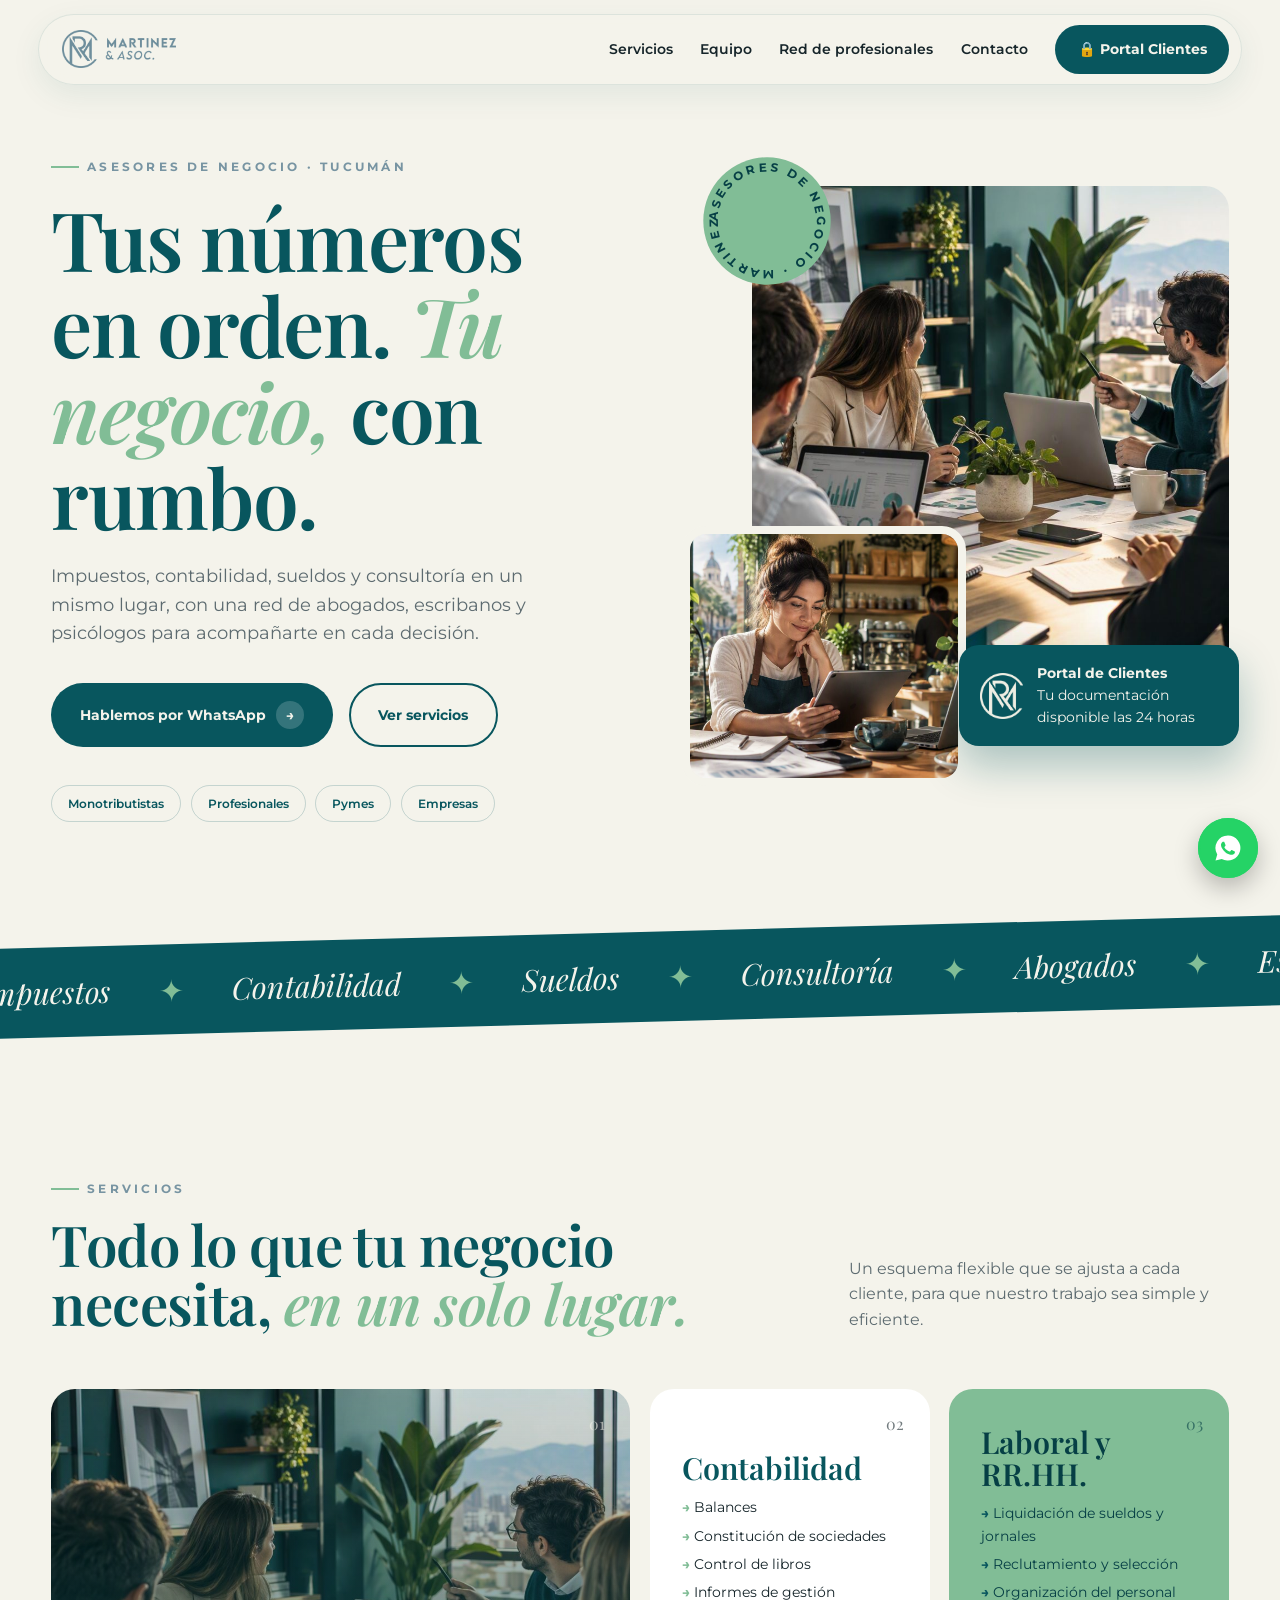
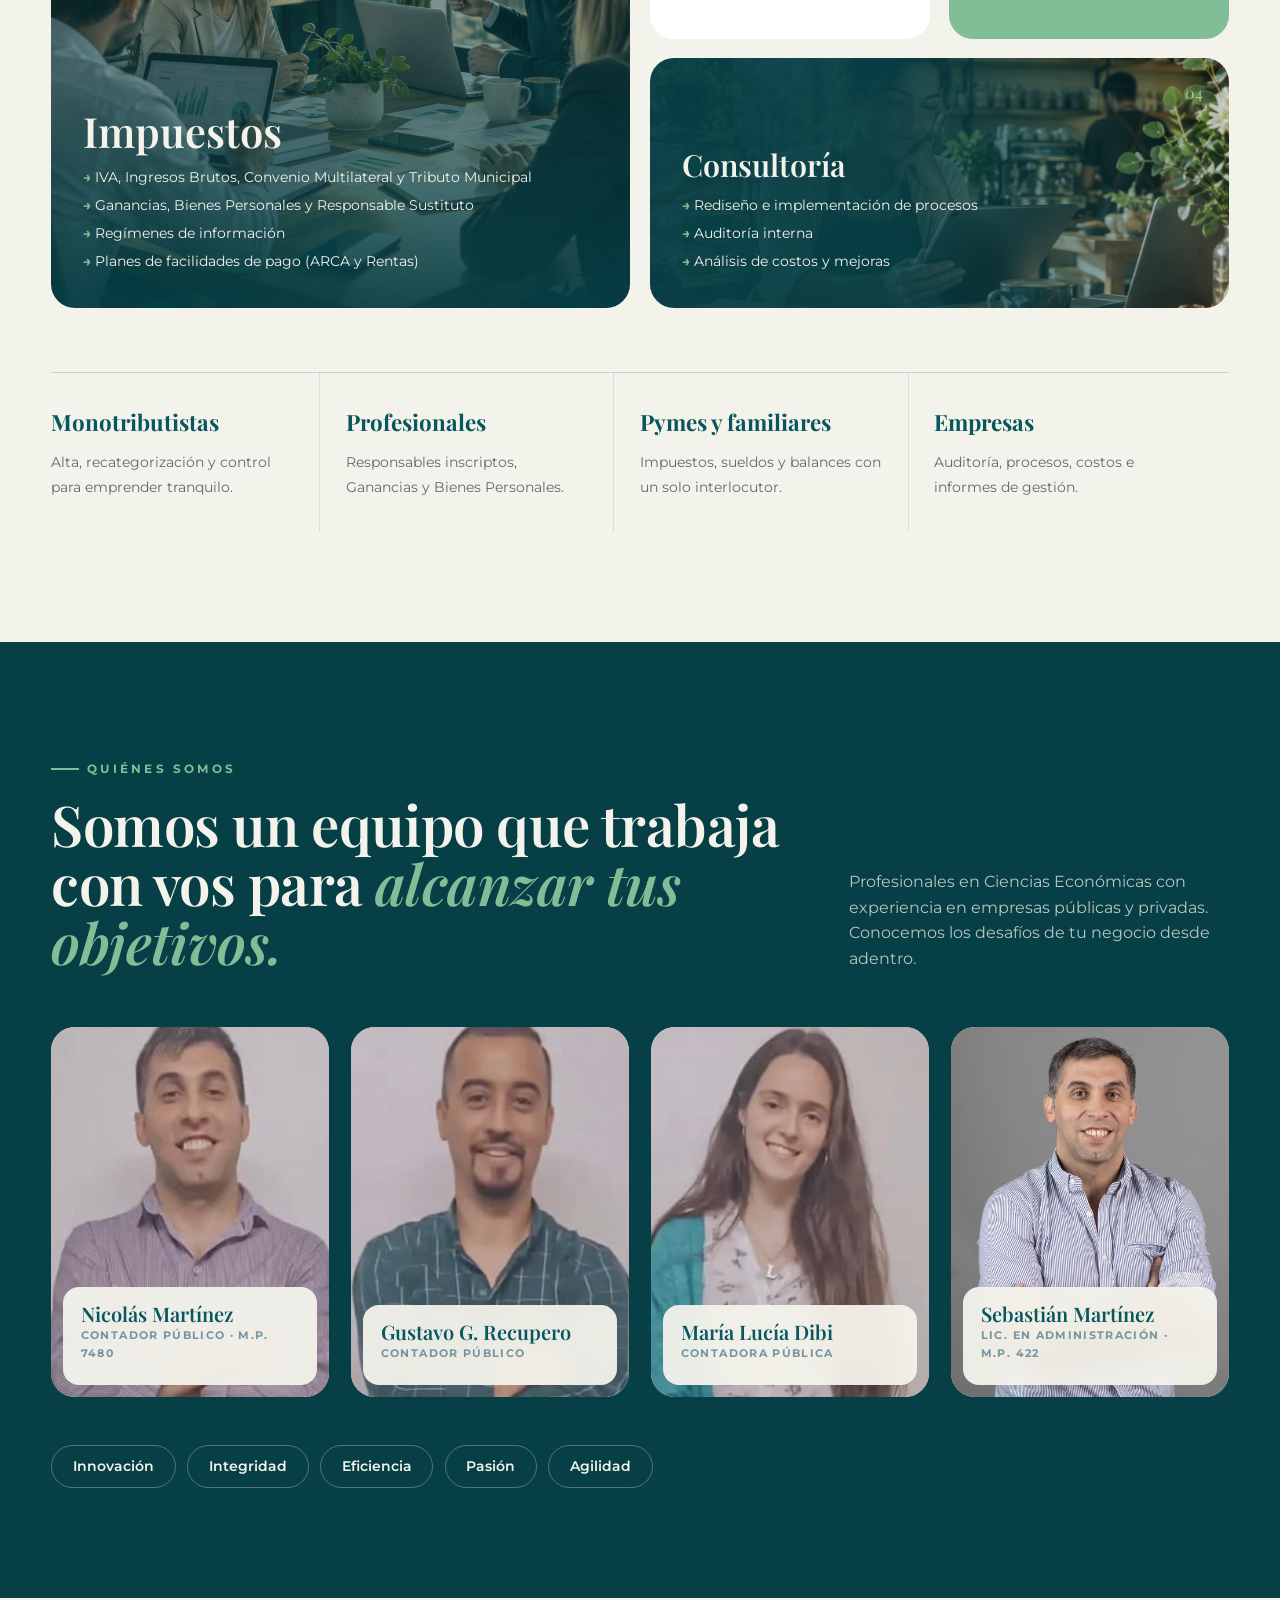
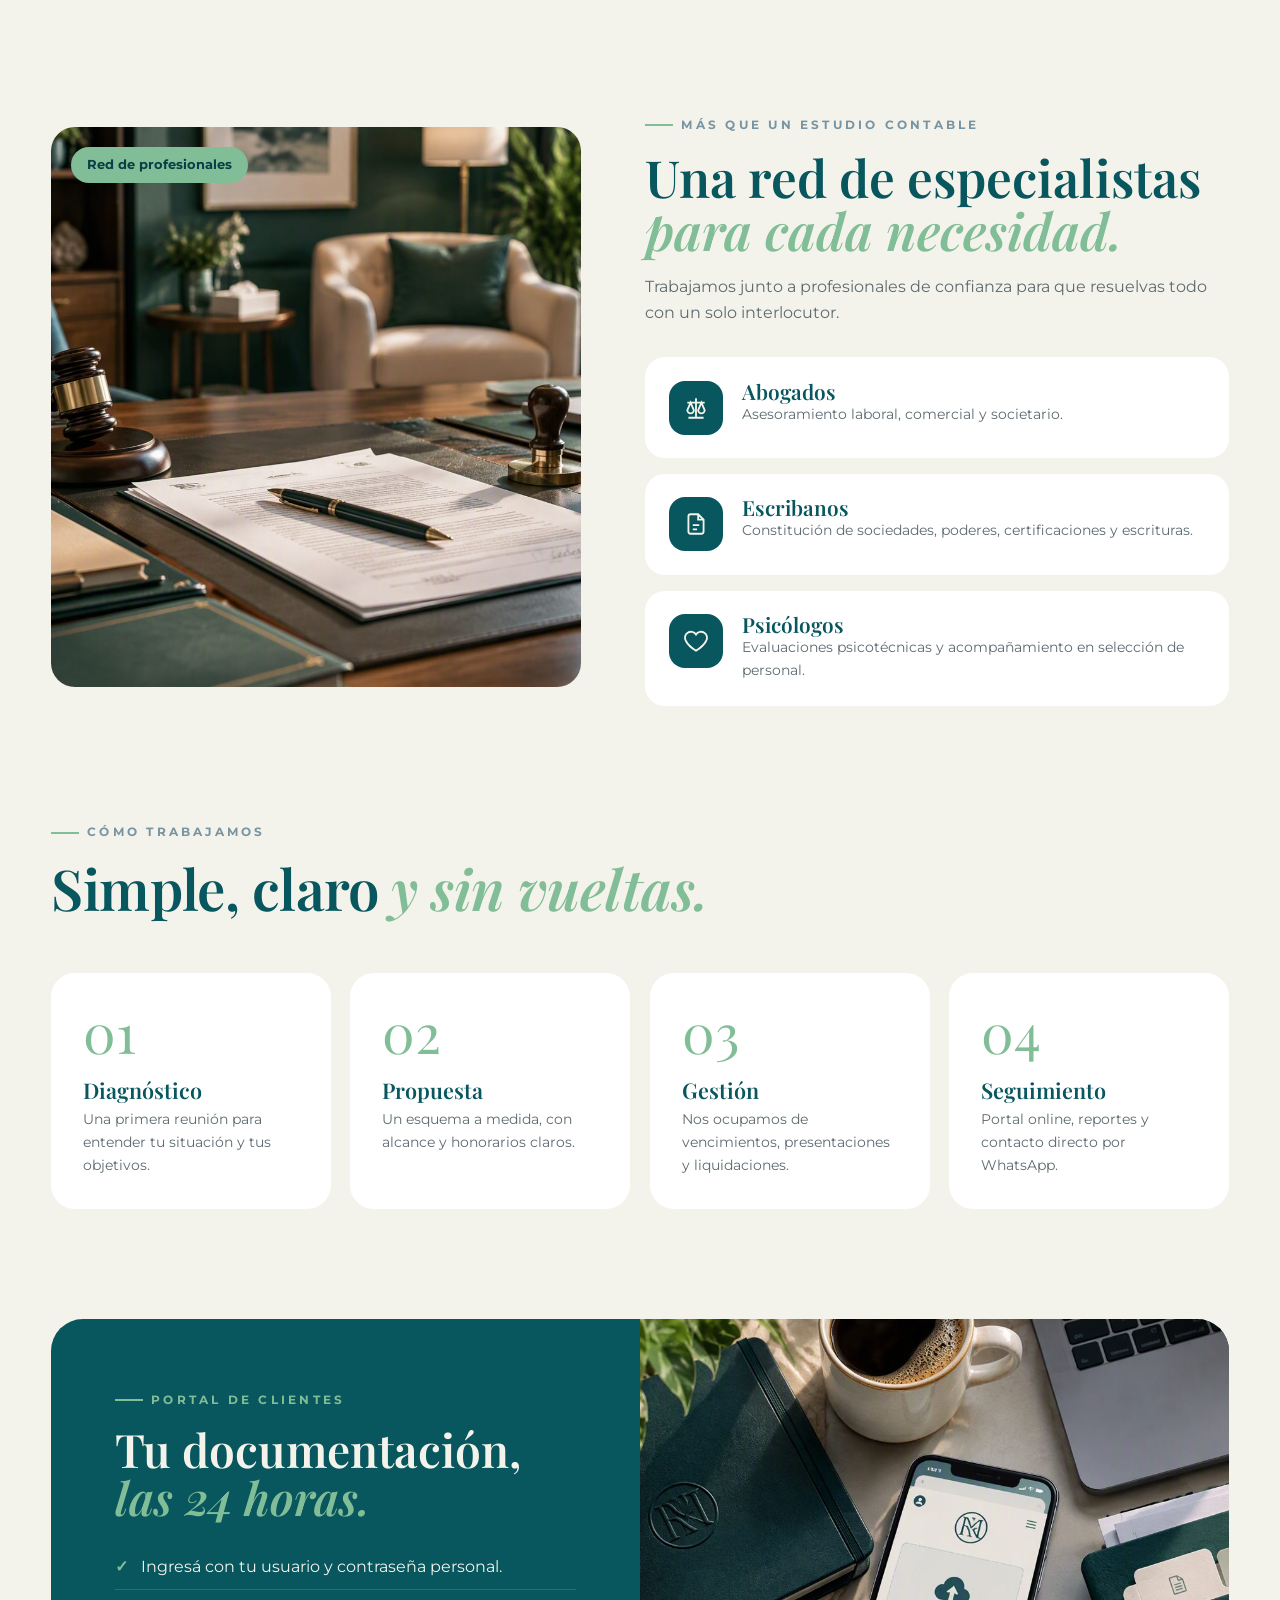
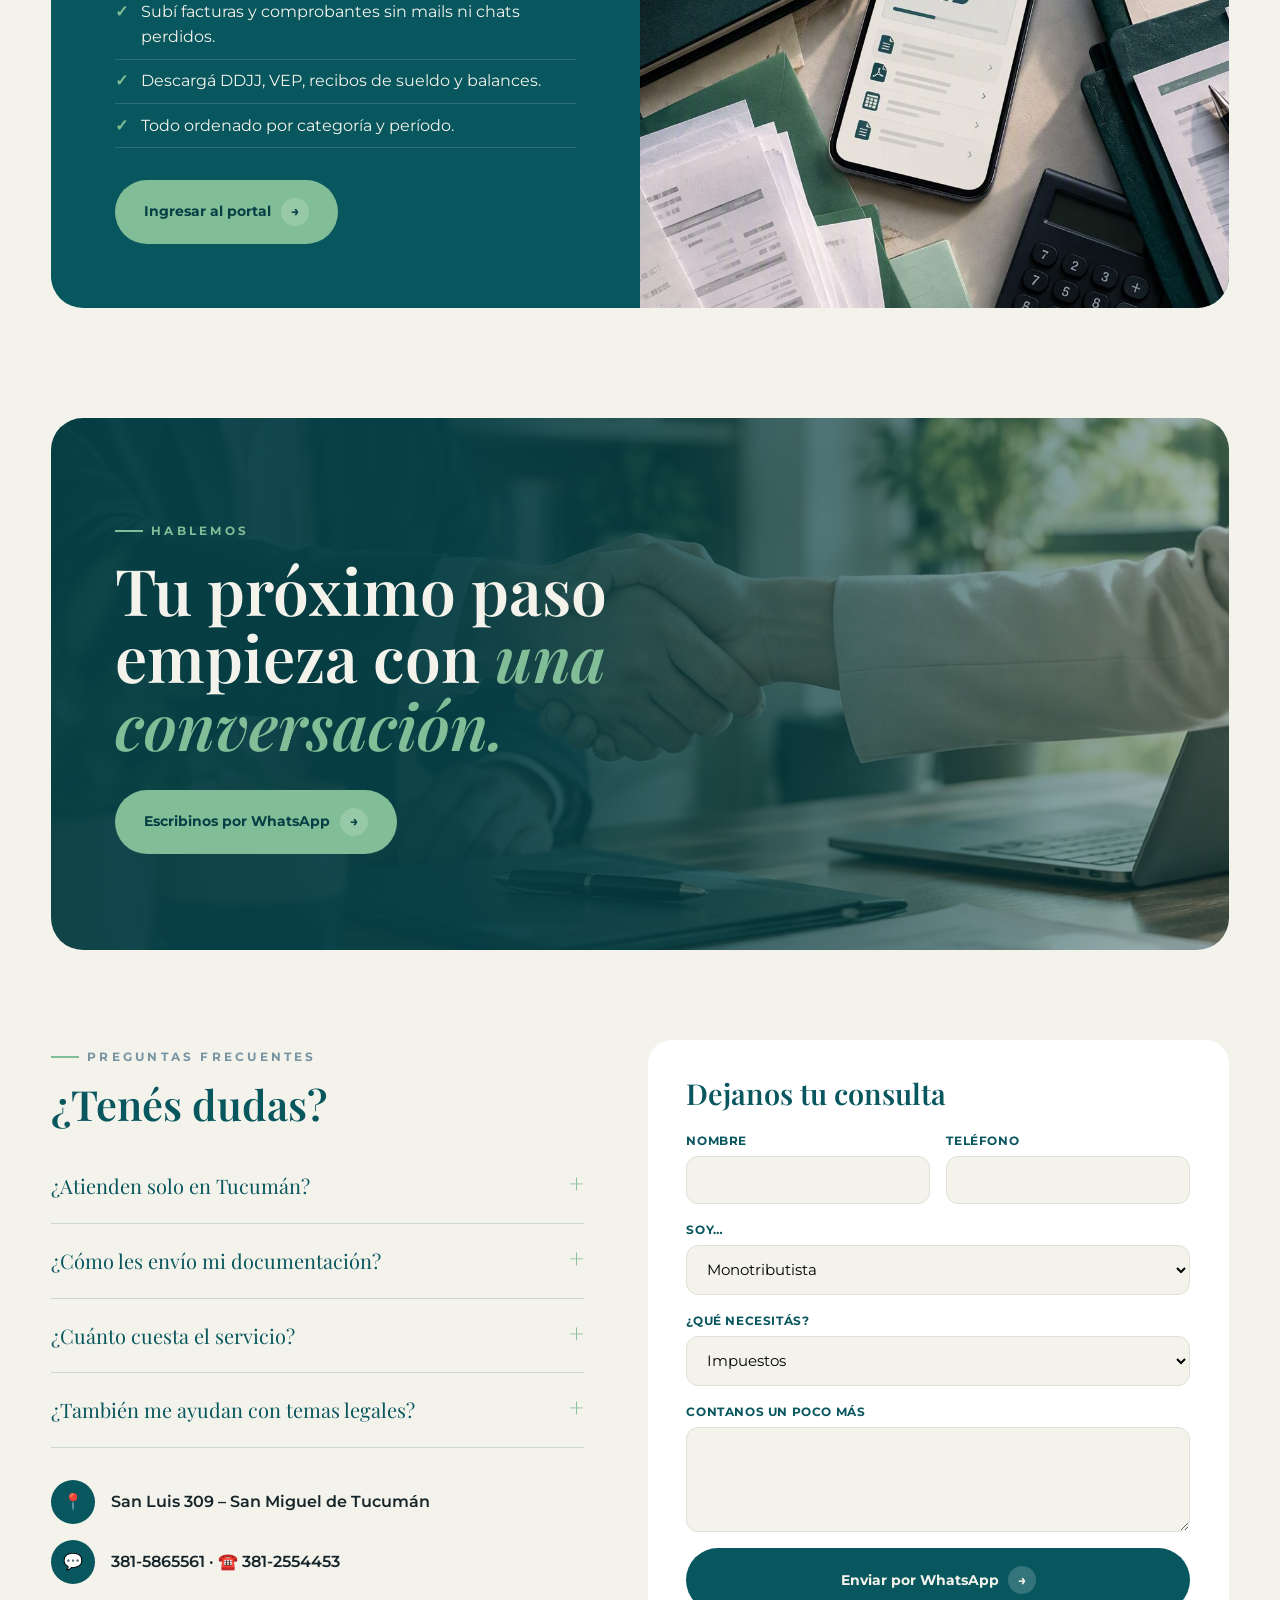
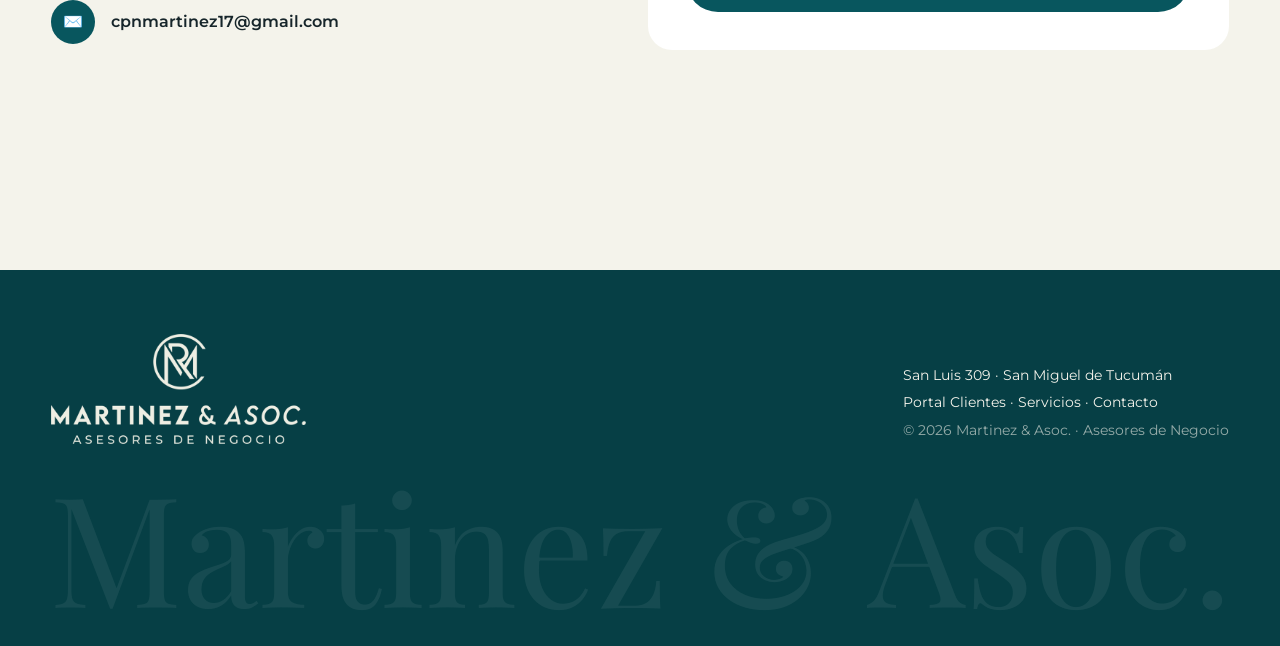
<file: index.html>
<!DOCTYPE html>
<html lang="es">
<head>
<meta charset="UTF-8"><meta name="viewport" content="width=device-width,initial-scale=1">
<title>Martinez & Asoc. | Asesores de Negocio · Tucumán</title>
<meta name="description" content="Estudio de Ciencias Económicas en San Miguel de Tucumán. Impuestos, contabilidad, sueldos, RR.HH. y consultoría, con una red de abogados, escribanos y psicólogos.">
<link rel="icon" href="assets/isotipo.png">
<link rel="preconnect" href="https://fonts.googleapis.com"><link rel="preconnect" href="https://fonts.gstatic.com" crossorigin>
<link href="https://fonts.googleapis.com/css2?family=Montserrat:wght@400;500;600;700;800&family=Playfair+Display:ital,wght@0,500;0,600;0,700;1,500&display=swap" rel="stylesheet">
<style>
:root{--teal:#08565E;--teal-d:#063f45;--green:#81BD96;--slate:#7794A2;--cream:#F4F3EB;--ink:#16252a;--muted:#5d6b70;--line:#e2e0d5;
--serif:'Playfair Display',Georgia,serif;--sans:'Montserrat',Arial,sans-serif;--r:24px}
*{box-sizing:border-box;margin:0;padding:0}html{scroll-behavior:smooth;overflow-x:hidden}
body{font-family:var(--sans);background:var(--cream);color:var(--ink);line-height:1.6;overflow-x:hidden}
img{display:block;max-width:100%}a{color:inherit;text-decoration:none}
.wrap{width:min(1240px,92%);margin:auto}
h1,h2,h3{font-family:var(--serif);font-weight:600;line-height:1.05;color:var(--teal)}
em{font-style:italic;color:var(--green)}
.tag{display:inline-flex;align-items:center;gap:.5rem;font-size:.72rem;letter-spacing:.28em;text-transform:uppercase;font-weight:700;color:var(--slate)}
.tag:before{content:'';width:28px;height:2px;background:var(--green)}
.btn{display:inline-flex;align-items:center;gap:.6rem;padding:1rem 1.7rem;border-radius:60px;font-weight:700;font-size:.9rem;transition:.25s;border:2px solid transparent;cursor:pointer;font-family:var(--sans)}
.btn-t{background:var(--teal);color:var(--cream)}.btn-t:hover{background:var(--ink);transform:translateY(-2px)}
.btn-g{background:var(--green);color:var(--teal-d)}.btn-g:hover{background:var(--cream);transform:translateY(-2px)}
.btn-o{border-color:currentColor}.btn-o:hover{background:var(--teal);color:var(--cream);border-color:var(--teal)}
.arrow{display:inline-grid;place-items:center;width:28px;height:28px;border-radius:50%;background:rgba(255,255,255,.18);transition:.25s}
.btn:hover .arrow{transform:rotate(-45deg)}
header{position:fixed;top:14px;left:0;right:0;z-index:50}
header .bar{width:min(1240px,94%);margin:auto;display:flex;align-items:center;justify-content:space-between;padding:.6rem .7rem .6rem 1.4rem;background:rgba(244,243,235,.82);backdrop-filter:blur(14px);border:1px solid rgba(8,86,94,.1);border-radius:60px;box-shadow:0 10px 30px rgba(8,86,94,.08)}
header img{height:38px}
nav{display:flex;gap:1.7rem;align-items:center;font-size:.86rem;font-weight:600}
nav a:not(.btn):hover{color:var(--green)}
.mb{display:none;background:none;border:0;font-size:1.5rem;color:var(--teal);cursor:pointer;padding:0 .6rem}
.hero{padding:150px 0 70px;position:relative}
.hero .g{display:grid;grid-template-columns:1.05fr 1fr;gap:3.5rem;align-items:center}
.hero h1{font-size:clamp(2.8rem,6.4vw,5.6rem);letter-spacing:-.02em;margin:1.2rem 0 1.4rem}
.hero p.lead{font-size:1.12rem;color:var(--muted);max-width:520px}
.hero .cta{display:flex;gap:1rem;flex-wrap:wrap;margin-top:2.2rem}
.chips{display:flex;gap:.6rem;flex-wrap:wrap;margin-top:2.4rem}
.chips span{font-size:.78rem;font-weight:600;padding:.45rem 1rem;border-radius:30px;border:1px solid rgba(8,86,94,.2);color:var(--teal)}
.collage{position:relative;height:600px}
.collage .a{position:absolute;inset:0 0 90px 70px;border-radius:var(--r);overflow:hidden}
.collage .b{position:absolute;left:0;bottom:0;width:52%;height:260px;border-radius:var(--r);overflow:hidden;border:8px solid var(--cream)}
.collage img{width:100%;height:100%;object-fit:cover}
.collage .badge{position:absolute;right:-10px;bottom:40px;background:var(--teal);color:var(--cream);border-radius:20px;padding:1.1rem 1.3rem;display:flex;gap:.9rem;align-items:center;box-shadow:0 20px 40px rgba(8,86,94,.3);max-width:280px;font-size:.85rem}
.collage .badge img{width:46px;height:46px;object-fit:contain}
.spin{position:absolute;top:-30px;left:20px;width:130px;height:130px;animation:sp 18s linear infinite}
@keyframes sp{to{transform:rotate(360deg)}}
.mq{background:var(--teal);color:var(--cream);overflow:hidden;padding:1.3rem 0;transform:rotate(-1.5deg);margin:40px -20px}
.mq .t{display:flex;gap:3rem;white-space:nowrap;animation:mq 30s linear infinite;font-family:var(--serif);font-size:1.9rem;font-style:italic}
.mq .t span:nth-child(even){color:var(--green);font-style:normal}
@keyframes mq{to{transform:translateX(-50%)}}
section{padding:110px 0}
.head{display:flex;justify-content:space-between;align-items:end;gap:2rem;margin-bottom:3.5rem;flex-wrap:wrap}
.head h2{font-size:clamp(2.2rem,4.4vw,3.8rem);max-width:760px;margin-top:1rem;letter-spacing:-.01em}
.head p{max-width:380px;color:var(--muted)}
.bento{display:grid;grid-template-columns:repeat(4,1fr);grid-auto-rows:250px;gap:1.2rem}
.tile{border-radius:var(--r);padding:2rem;position:relative;overflow:hidden;display:flex;flex-direction:column;justify-content:flex-end;transition:.35s}
.tile:hover{transform:translateY(-6px)}
.tile h3{font-size:1.9rem;margin-bottom:.6rem}
.tile ul{list-style:none;font-size:.88rem}.tile li{padding:.18rem 0}.tile li:before{content:'→ ';color:var(--green);font-weight:700}
.tile .n{position:absolute;top:1.4rem;right:1.6rem;font-family:var(--serif);font-size:1rem;opacity:.6}
.t1{grid-column:span 2;grid-row:span 2;color:var(--cream);background:linear-gradient(180deg,rgba(6,63,69,.1),rgba(6,63,69,.95)),url('assets/img/equipo.jpg') center/cover}
.t1 h3{color:var(--cream);font-size:2.6rem}
.t2{background:#fff}.t3{background:var(--green);color:var(--teal-d)}.t3 h3{color:var(--teal-d)}.t3 li:before{color:var(--teal)}
.t4{grid-column:span 2;color:var(--cream);background:linear-gradient(90deg,rgba(6,63,69,.95) 40%,rgba(6,63,69,.2)),url('assets/img/emprendedora.jpg') center/cover}.t4 h3{color:var(--cream)}
.seg{display:grid;grid-template-columns:repeat(4,1fr);border-top:1px solid rgba(8,86,94,.2)}
.seg div{padding:2rem 1.6rem 2rem 0;border-right:1px solid rgba(8,86,94,.12);margin-right:1.6rem}
.seg div:last-child{border:0}
.seg b{display:block;font-family:var(--serif);font-size:1.4rem;color:var(--teal);margin-bottom:.5rem}
.seg span{font-size:.9rem;color:var(--muted)}
.dark{background:var(--teal-d);color:var(--cream)}
.dark h2,.dark h3{color:var(--cream)}.dark .tag{color:var(--green)}.dark .head p{color:rgba(244,243,235,.75)}
.team{display:grid;grid-template-columns:repeat(4,1fr);gap:1.4rem}
.mem{position:relative;border-radius:var(--r);overflow:hidden;aspect-ratio:3/4;background:#ddd}
.mem img{width:100%;height:100%;object-fit:cover;object-position:center 20%;transition:.6s;filter:saturate(.9)}
.mem:hover img{transform:scale(1.06)}
.mem .info{position:absolute;left:12px;right:12px;bottom:12px;background:rgba(244,243,235,.95);backdrop-filter:blur(8px);border-radius:16px;padding:1rem 1.1rem;color:var(--ink)}
.mem h3{font-size:1.25rem;color:var(--teal)}
.mem small{display:block;font-size:.7rem;letter-spacing:.12em;text-transform:uppercase;color:var(--slate);font-weight:700;margin-top:.2rem}
.mem p{font-size:.82rem;color:var(--muted);margin-top:.4rem;max-height:0;overflow:hidden;transition:.4s}
.mem:hover p{max-height:90px}
.vals{display:flex;flex-wrap:wrap;gap:.7rem;margin-top:3rem}
.vals span{padding:.6rem 1.3rem;border-radius:40px;border:1px solid rgba(244,243,235,.3);font-size:.85rem;font-weight:600}
.vals span:hover{background:var(--green);color:var(--teal-d);border-color:var(--green)}
.net{display:grid;grid-template-columns:1fr 1.1fr;gap:4rem;align-items:center}
.net .ph{border-radius:var(--r);overflow:hidden;height:560px;position:relative}
.net .ph img{width:100%;height:100%;object-fit:cover}
.net .ph .lbl{position:absolute;top:20px;left:20px;background:var(--green);color:var(--teal-d);font-weight:700;padding:.5rem 1rem;border-radius:30px;font-size:.8rem}
.pros{display:grid;gap:1rem;margin-top:2rem}
.pro{display:flex;gap:1.2rem;align-items:flex-start;padding:1.4rem;border-radius:20px;background:#fff;transition:.3s;border:1px solid transparent}
.pro:hover{border-color:var(--green);transform:translateX(8px)}
.pro .ic{flex:0 0 54px;height:54px;border-radius:16px;background:var(--teal);display:grid;place-items:center}
.pro .ic svg{width:26px;height:26px;stroke:var(--cream);fill:none;stroke-width:1.7}
.pro h3{font-size:1.3rem}.pro p{font-size:.9rem;color:var(--muted)}
.steps{display:grid;grid-template-columns:repeat(4,1fr);gap:1.2rem;counter-reset:s}
.st{padding:2rem;border-radius:var(--r);background:#fff;position:relative;min-height:230px}
.st:before{counter-increment:s;content:'0' counter(s);font-family:var(--serif);font-size:3.4rem;color:var(--green);line-height:1;display:block;margin-bottom:1.2rem}
.st h3{font-size:1.35rem;margin-bottom:.4rem}.st p{font-size:.9rem;color:var(--muted)}
.portal{display:grid;grid-template-columns:1fr 1fr;border-radius:32px;overflow:hidden;background:var(--teal)}
.portal .tx{padding:4rem;color:var(--cream)}
.portal h2{color:var(--cream);font-size:clamp(2rem,3.6vw,3.2rem);margin:1rem 0 1.5rem}
.portal .tag{color:var(--green)}
.portal li{list-style:none;padding:.55rem 0;border-bottom:1px solid rgba(244,243,235,.15);display:flex;gap:.8rem}
.portal li b{color:var(--green)}
.portal .im{background:url('assets/img/portal.jpg') center/cover;min-height:480px}
.cta-big{position:relative;border-radius:32px;overflow:hidden;padding:6rem 4rem;color:var(--cream);background:linear-gradient(90deg,rgba(6,63,69,.95) 35%,rgba(6,63,69,.35)),url('assets/img/acuerdo.jpg') center/cover}
.cta-big h2{color:var(--cream);font-size:clamp(2.3rem,5vw,4.4rem);max-width:720px;margin:1rem 0 2rem}
.cta-big .tag{color:var(--green)}
.two{display:grid;grid-template-columns:1fr 1fr;gap:4rem}
details{border-bottom:1px solid rgba(8,86,94,.18);padding:1.3rem 0}
summary{font-family:var(--serif);font-size:1.25rem;color:var(--teal);cursor:pointer;list-style:none;display:flex;justify-content:space-between}
summary:after{content:'+';color:var(--green);font-size:1.6rem;line-height:1;transition:.3s}
details[open] summary:after{transform:rotate(45deg)}
details p{margin-top:.7rem;color:var(--muted);font-size:.95rem}
form{background:#fff;border-radius:var(--r);padding:2.4rem}
.f{display:flex;flex-direction:column;margin-bottom:1rem}
label{font-size:.75rem;font-weight:700;color:var(--teal);margin-bottom:.35rem;letter-spacing:.05em;text-transform:uppercase}
input,select,textarea{font-family:var(--sans);font-size:.95rem;padding:.85rem 1rem;border:1px solid var(--line);border-radius:12px;background:var(--cream)}
input:focus,select:focus,textarea:focus{outline:2px solid var(--green);border-color:transparent}
.r2{display:grid;grid-template-columns:1fr 1fr;gap:1rem}
.cinfo{display:grid;gap:1rem;margin-top:2rem}
.cinfo div{display:flex;gap:1rem;align-items:center;font-weight:600}
.cinfo i{font-style:normal;width:44px;height:44px;border-radius:50%;background:var(--teal);color:var(--cream);display:grid;place-items:center}
footer{background:var(--teal-d);color:var(--cream);padding:4rem 0 2rem;margin-top:110px}
footer .wrap{display:flex;justify-content:space-between;gap:2rem;flex-wrap:wrap;align-items:flex-end}
footer img{height:110px}footer a:hover{color:var(--green)}
.big-word{font-family:var(--serif);font-size:clamp(3rem,12vw,11rem);line-height:.9;color:rgba(244,243,235,.07);text-align:center;margin-top:2rem;white-space:nowrap;overflow:hidden}
.wa{position:fixed;right:22px;bottom:22px;width:60px;height:60px;border-radius:50%;background:#25D366;display:grid;place-items:center;box-shadow:0 10px 25px rgba(0,0,0,.25);z-index:60}
.wa:before{content:'';position:absolute;inset:0;border-radius:50%;border:2px solid #25D366;animation:pl 2s infinite}
@keyframes pl{to{transform:scale(1.6);opacity:0}}
.rv{opacity:0;transform:translateY(40px);transition:1s cubic-bezier(.2,.7,.2,1)}.rv.in{opacity:1;transform:none}
@media(max-width:980px){
 .hero .g,.net,.portal,.two{grid-template-columns:1fr}.collage{height:460px}
 .bento{grid-template-columns:1fr 1fr}.t1{grid-column:span 2}.t4{grid-column:span 2}
 .team,.steps,.seg{grid-template-columns:1fr 1fr}.seg div{border:0}
 nav{display:none;position:absolute;top:70px;left:3%;right:3%;flex-direction:column;background:var(--cream);padding:1.5rem;border-radius:24px;box-shadow:0 20px 40px rgba(0,0,0,.1)}
 nav.open{display:flex}.mb{display:block}.portal .tx{padding:2.5rem}.cta-big{padding:4rem 2rem}.net .ph{height:380px}
}
@media(max-width:560px){.bento,.team,.steps,.seg,.r2{grid-template-columns:1fr}.t1,.t4{grid-column:span 1}.bento{grid-auto-rows:auto}.tile{min-height:240px}.collage .badge{display:none}section{padding:80px 0}}
</style>
</head>
<body>

<header><div class="bar">
  <a href="#inicio"><img src="assets/logo-horizontal.png" alt="Martinez & Asoc."></a>
  <button class="mb" onclick="document.querySelector('nav').classList.toggle('open')" aria-label="Menú">☰</button>
  <nav onclick="if(event.target.tagName==='A')this.classList.remove('open')">
    <a href="#servicios">Servicios</a><a href="#equipo">Equipo</a><a href="#red">Red de profesionales</a><a href="#contacto">Contacto</a>
    <a href="portal.html" class="btn btn-t" style="padding:.7rem 1.3rem">🔒 Portal Clientes</a>
  </nav>
</div></header>

<section class="hero" id="inicio"><div class="wrap g">
  <div class="rv">
    <span class="tag">Asesores de negocio · Tucumán</span>
    <h1>Tus números en orden. <em>Tu negocio,</em> con rumbo.</h1>
    <p class="lead">Impuestos, contabilidad, sueldos y consultoría en un mismo lugar, con una red de abogados, escribanos y psicólogos para acompañarte en cada decisión.</p>
    <div class="cta">
      <a class="btn btn-t" href="https://wa.me/5493815865561?text=Hola%20Martinez%20%26%20Asoc.%2C%20quiero%20hacer%20una%20consulta" target="_blank">Hablemos por WhatsApp <span class="arrow">→</span></a>
      <a class="btn btn-o" href="#servicios" style="color:var(--teal)">Ver servicios</a>
    </div>
    <div class="chips"><span>Monotributistas</span><span>Profesionales</span><span>Pymes</span><span>Empresas</span></div>
  </div>
  <div class="collage rv">
    <div class="a"><img src="assets/img/equipo.jpg" alt="Equipo de trabajo"></div>
    <div class="b"><img src="assets/img/emprendedora.jpg" alt="Emprendedora revisando sus números"></div>
    <svg class="spin" viewBox="0 0 100 100"><defs><path id="c" d="M50,50 m-38,0 a38,38 0 1,1 76,0 a38,38 0 1,1 -76,0"/></defs>
      <circle cx="50" cy="50" r="49" fill="#81BD96"/><text font-family="Montserrat" font-size="9.2" font-weight="700" letter-spacing="2.2" fill="#063f45"><textPath href="#c">ASESORES DE NEGOCIO · MARTINEZ & ASOC. ·</textPath></text></svg>
    <div class="badge"><img src="assets/isotipo-crema.png" alt=""><div><b>Portal de Clientes</b><br>Tu documentación disponible las 24 horas</div></div>
  </div>
</div></section>

<div class="mq"><div class="t">
  <span>Impuestos</span><span>✦</span><span>Contabilidad</span><span>✦</span><span>Sueldos</span><span>✦</span><span>Consultoría</span><span>✦</span><span>Abogados</span><span>✦</span><span>Escribanos</span><span>✦</span><span>Psicólogos</span><span>✦</span>
  <span>Impuestos</span><span>✦</span><span>Contabilidad</span><span>✦</span><span>Sueldos</span><span>✦</span><span>Consultoría</span><span>✦</span><span>Abogados</span><span>✦</span><span>Escribanos</span><span>✦</span><span>Psicólogos</span><span>✦</span>
</div></div>

<section id="servicios"><div class="wrap">
  <div class="head rv"><div><span class="tag">Servicios</span><h2>Todo lo que tu negocio necesita, <em>en un solo lugar.</em></h2></div>
  <p>Un esquema flexible que se ajusta a cada cliente, para que nuestro trabajo sea simple y eficiente.</p></div>
  <div class="bento">
    <div class="tile t1 rv"><span class="n">01</span><h3>Impuestos</h3><ul><li>IVA, Ingresos Brutos, Convenio Multilateral y Tributo Municipal</li><li>Ganancias, Bienes Personales y Responsable Sustituto</li><li>Regímenes de información</li><li>Planes de facilidades de pago (ARCA y Rentas)</li></ul></div>
    <div class="tile t2 rv"><span class="n">02</span><h3>Contabilidad</h3><ul><li>Balances</li><li>Constitución de sociedades</li><li>Control de libros</li><li>Informes de gestión</li></ul></div>
    <div class="tile t3 rv"><span class="n">03</span><h3>Laboral y RR.HH.</h3><ul><li>Liquidación de sueldos y jornales</li><li>Reclutamiento y selección</li><li>Organización del personal</li></ul></div>
    <div class="tile t4 rv"><span class="n">04</span><h3>Consultoría</h3><ul><li>Rediseño e implementación de procesos</li><li>Auditoría interna</li><li>Análisis de costos y mejoras</li></ul></div>
  </div>
  <div class="seg rv" style="margin-top:4rem">
    <div><b>Monotributistas</b><span>Alta, recategorización y control para emprender tranquilo.</span></div>
    <div><b>Profesionales</b><span>Responsables inscriptos, Ganancias y Bienes Personales.</span></div>
    <div><b>Pymes y familiares</b><span>Impuestos, sueldos y balances con un solo interlocutor.</span></div>
    <div><b>Empresas</b><span>Auditoría, procesos, costos e informes de gestión.</span></div>
  </div>
</div></section>

<section class="dark" id="equipo"><div class="wrap">
  <div class="head rv"><div><span class="tag">Quiénes somos</span><h2>Somos un equipo que trabaja con vos para <em>alcanzar tus objetivos.</em></h2></div>
  <p>Profesionales en Ciencias Económicas con experiencia en empresas públicas y privadas. Conocemos los desafíos de tu negocio desde adentro.</p></div>
  <div class="team">
    <div class="mem rv"><img src="assets/img/team-nicolas.jpg" alt="Nicolás Martínez"><div class="info"><h3>Nicolás Martínez</h3><small>Contador Público · M.P. 7480</small><p>Fundador. Experiencia en el área impositiva, auditoría interna y pericias contables.</p></div></div>
    <div class="mem rv"><img src="assets/img/team-gustavo.jpg" alt="Gustavo Gabriel Recupero"><div class="info"><h3>Gustavo G. Recupero</h3><small>Contador Público</small><p>CPN del equipo de Martinez & Asoc.</p></div></div>
    <div class="mem rv"><img src="assets/img/team-lucia.jpg" alt="María Lucía Dibi"><div class="info"><h3>María Lucía Dibi</h3><small>Contadora Pública</small><p>CPN del equipo de Martinez & Asoc.</p></div></div>
    <div class="mem rv"><img src="assets/img/team-sebastian.jpg" alt="Sebastián Martínez"><div class="info"><h3>Sebastián Martínez</h3><small>Lic. en Administración · M.P. 422</small><p>Experiencia en RR.HH., liquidación de sueldos y diseño de procesos.</p></div></div>
  </div>
  <div class="vals rv"><span>Innovación</span><span>Integridad</span><span>Eficiencia</span><span>Pasión</span><span>Agilidad</span></div>
</div></section>

<section id="red"><div class="wrap net">
  <div class="ph rv"><img src="assets/img/red.jpg" alt="Red de profesionales"><span class="lbl">Red de profesionales</span></div>
  <div class="rv">
    <span class="tag">Más que un estudio contable</span>
    <h2 style="font-size:clamp(2.2rem,4vw,3.4rem);margin-top:1rem">Una red de especialistas <em>para cada necesidad.</em></h2>
    <p style="color:var(--muted);margin-top:1rem">Trabajamos junto a profesionales de confianza para que resuelvas todo con un solo interlocutor.</p>
    <div class="pros">
      <div class="pro"><div class="ic"><svg viewBox="0 0 24 24"><path d="M12 3v18M5 21h14M4 7h16M7 7l-3 7a3 3 0 0 0 6 0zM17 7l-3 7a3 3 0 0 0 6 0z"/></svg></div><div><h3>Abogados</h3><p>Asesoramiento laboral, comercial y societario.</p></div></div>
      <div class="pro"><div class="ic"><svg viewBox="0 0 24 24"><path d="M14 3H7a2 2 0 0 0-2 2v14a2 2 0 0 0 2 2h10a2 2 0 0 0 2-2V8zM14 3v5h5M9 13h6M9 17h4"/></svg></div><div><h3>Escribanos</h3><p>Constitución de sociedades, poderes, certificaciones y escrituras.</p></div></div>
      <div class="pro"><div class="ic"><svg viewBox="0 0 24 24"><path d="M12 21s-7-4.4-9.3-9A5.2 5.2 0 0 1 12 6a5.2 5.2 0 0 1 9.3 6C19 16.6 12 21 12 21z"/></svg></div><div><h3>Psicólogos</h3><p>Evaluaciones psicotécnicas y acompañamiento en selección de personal.</p></div></div>
    </div>
  </div>
</div></section>

<section style="padding-top:0"><div class="wrap">
  <div class="head rv"><div><span class="tag">Cómo trabajamos</span><h2>Simple, claro <em>y sin vueltas.</em></h2></div></div>
  <div class="steps">
    <div class="st rv"><h3>Diagnóstico</h3><p>Una primera reunión para entender tu situación y tus objetivos.</p></div>
    <div class="st rv"><h3>Propuesta</h3><p>Un esquema a medida, con alcance y honorarios claros.</p></div>
    <div class="st rv"><h3>Gestión</h3><p>Nos ocupamos de vencimientos, presentaciones y liquidaciones.</p></div>
    <div class="st rv"><h3>Seguimiento</h3><p>Portal online, reportes y contacto directo por WhatsApp.</p></div>
  </div>
</div></section>

<section style="padding-top:0"><div class="wrap"><div class="portal rv">
  <div class="tx"><span class="tag">Portal de Clientes</span><h2>Tu documentación, <em>las 24 horas.</em></h2>
    <ul><li><b>✓</b>Ingresá con tu usuario y contraseña personal.</li><li><b>✓</b>Subí facturas y comprobantes sin mails ni chats perdidos.</li><li><b>✓</b>Descargá DDJJ, VEP, recibos de sueldo y balances.</li><li><b>✓</b>Todo ordenado por categoría y período.</li></ul>
    <a href="portal.html" class="btn btn-g" style="margin-top:2rem">Ingresar al portal <span class="arrow">→</span></a></div>
  <div class="im" role="img" aria-label="Portal de clientes en el celular"></div>
</div></div></section>

<section id="contacto" style="padding-top:0"><div class="wrap">
  <div class="cta-big rv"><span class="tag">Hablemos</span><h2>Tu próximo paso empieza con <em>una conversación.</em></h2>
    <a class="btn btn-g" href="https://wa.me/5493815865561" target="_blank">Escribinos por WhatsApp <span class="arrow">→</span></a></div>
  <div class="two" style="margin-top:90px">
    <div class="rv"><span class="tag">Preguntas frecuentes</span><h2 style="font-size:2.6rem;margin:1rem 0 1.5rem">¿Tenés dudas?</h2>
      <details><summary>¿Atienden solo en Tucumán?</summary><p>Nuestra oficina está en San Miguel de Tucumán, pero con el portal y las reuniones virtuales trabajamos con clientes de otras provincias.</p></details>
      <details><summary>¿Cómo les envío mi documentación?</summary><p>Desde el Portal de Clientes, con tu usuario y contraseña. Los archivos quedan ordenados por categoría y período.</p></details>
      <details><summary>¿Cuánto cuesta el servicio?</summary><p>Depende del alcance. Después de una reunión de diagnóstico te enviamos una propuesta con honorarios claros.</p></details>
      <details><summary>¿También me ayudan con temas legales?</summary><p>Sí. A través de nuestra red de abogados, escribanos y psicólogos coordinamos lo que necesites.</p></details>
      <div class="cinfo"><div><i>📍</i>San Luis 309 – San Miguel de Tucumán</div><div><i>💬</i>381-5865561 · ☎️ 381-2554453</div><div><i>✉️</i>cpnmartinez17@gmail.com</div></div>
    </div>
    <form class="rv" onsubmit="return enviar(event)">
      <h3 style="font-size:1.8rem;margin-bottom:1.4rem">Dejanos tu consulta</h3>
      <div class="r2"><div class="f"><label>Nombre</label><input id="cn" required></div><div class="f"><label>Teléfono</label><input id="ct"></div></div>
      <div class="f"><label>Soy…</label><select id="cs"><option>Monotributista</option><option>Profesional / Resp. Inscripto</option><option>Pyme / Empresa familiar</option><option>Empresa</option><option>Estoy por emprender</option></select></div>
      <div class="f"><label>¿Qué necesitás?</label><select id="cq"><option>Impuestos</option><option>Contabilidad</option><option>Sueldos / RR.HH.</option><option>Consultoría</option><option>Abogado / Escribano</option><option>Psicólogo / Psicotécnico</option><option>Otro</option></select></div>
      <div class="f"><label>Contanos un poco más</label><textarea id="cm" rows="4" required></textarea></div>
      <button class="btn btn-t" style="width:100%;justify-content:center">Enviar por WhatsApp <span class="arrow">→</span></button>
    </form>
  </div>
</div></section>

<footer><div class="wrap">
  <img src="assets/logo-principal-crema.png" alt="Martinez & Asoc.">
  <div style="font-size:.9rem;line-height:1.9">San Luis 309 · San Miguel de Tucumán<br><a href="portal.html">Portal Clientes</a> · <a href="#servicios">Servicios</a> · <a href="#contacto">Contacto</a><br><span style="opacity:.6">© 2026 Martinez & Asoc. · Asesores de Negocio</span></div>
</div><div class="big-word">Martinez & Asoc.</div></footer>

<a class="wa" href="https://wa.me/5493815865561" target="_blank" aria-label="WhatsApp"><svg width="30" height="30" viewBox="0 0 24 24" fill="#fff"><path d="M12 2a10 10 0 0 0-8.6 15.1L2 22l5-1.3A10 10 0 1 0 12 2zm5.3 14.2c-.2.6-1.3 1.2-1.8 1.2-.5.1-1 .2-3.3-.7-2.8-1.1-4.5-4-4.7-4.2-.1-.2-1.1-1.5-1.1-2.9s.7-2 1-2.3c.2-.3.5-.3.7-.3h.5c.2 0 .4 0 .6.5l.8 2c.1.2.1.3 0 .5l-.3.5-.4.4c-.1.1-.3.3-.1.6.2.3.7 1.2 1.6 1.9 1.1 1 2 1.3 2.3 1.4.3.1.4.1.6-.1l.8-1c.2-.3.4-.2.6-.1l1.9.9c.3.1.4.2.5.3.1.2.1.8-.2 1.4z"/></svg></a>

<script>
const io=new IntersectionObserver(es=>es.forEach(e=>{if(e.isIntersecting){e.target.classList.add('in');io.unobserve(e.target)}}),{threshold:.12});
document.querySelectorAll('.rv').forEach((el,i)=>{el.style.transitionDelay=(i%4)*90+'ms';io.observe(el)});
function enviar(e){e.preventDefault();
 const t=`Hola Martinez & Asoc., soy ${cn.value} (${cs.value}). Necesito: ${cq.value}. Tel: ${ct.value}. ${cm.value}`;
 window.open('https://wa.me/5493815865561?text='+encodeURIComponent(t),'_blank');return false}
</script>
</body></html>
</file>
